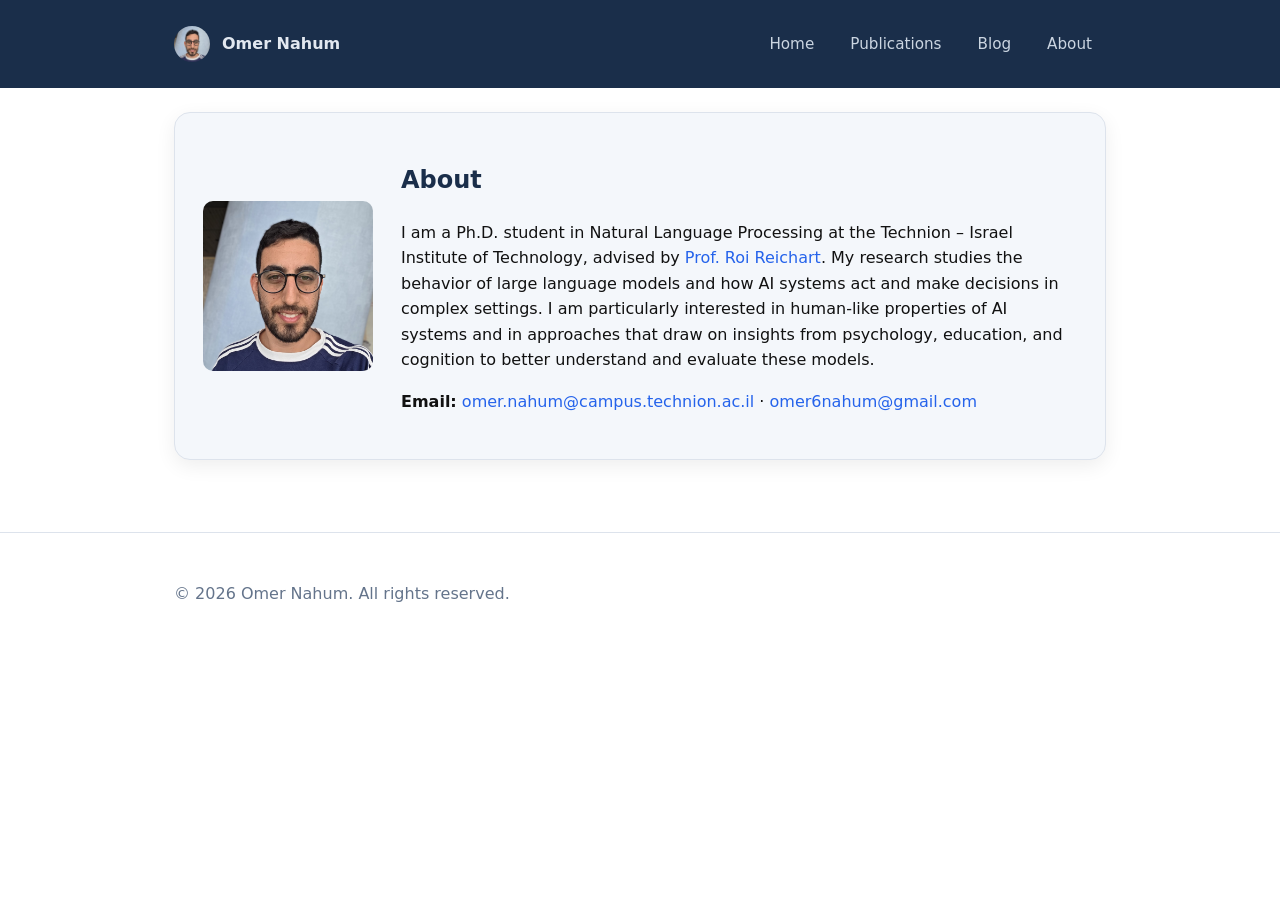
<file: about.html>
<!doctype html>
<html lang="en">
<head>
  <meta charset="utf-8">
  <meta name="viewport" content="width=device-width, initial-scale=1">
  <title>About · Omer Nahum</title>
  <link rel="stylesheet" href="assets/styles.css">
</head>
<body data-page="about">
<header class="site-header">
  <div class="container nav">
    <a class="brand" href="index.html">
      <span class="brand-avatar">
        <img src="assets/profile.jpeg" onerror="this.src='assets/profile-placeholder.svg'" alt="Omer Nahum">
      </span>
      <span>Omer Nahum</span>
    </a>
    <nav class="nav-links">
      <a href="index.html" data-nav="home">Home</a>
      <a href="publications.html" data-nav="publications">Publications</a>
      <a href="blog.html" data-nav="blog">Blog</a>
      <a href="about.html" data-nav="about">About</a>
    </nav>
  </div>
</header>

<main class="container">
<section class="hero">
  <div class="photo">
    <img src="assets/profile.jpeg" onerror="this.src='assets/profile-placeholder.svg'" alt="Profile photo of Omer Nahum">
  </div>
  <div>
    <h1>About</h1>
    <p>I am a Ph.D. student in Natural Language Processing at the Technion – Israel Institute of Technology, advised by <a href="https://roireichart.com/" target="_blank">Prof. Roi Reichart</a>. My research studies the behavior of large language models and how AI systems act and make decisions in complex settings. I am particularly interested in human-like properties of AI systems and in approaches that draw on insights from psychology, education, and cognition to better understand and evaluate these models.</p>
    <p><strong>Email:</strong> <a href="mailto:omer.nahum@campus.technion.ac.il">omer.nahum@campus.technion.ac.il</a> · <a href="mailto:omer6nahum@gmail.com">omer6nahum@gmail.com</a></p>
  </div>
</section>
</main>

<footer>
  <div class="container">
    © <span id="year"></span> Omer Nahum. All rights reserved.
  </div>
</footer>
<script>document.getElementById('year').textContent=new Date().getFullYear();</script>
</body>
</html>
</file>
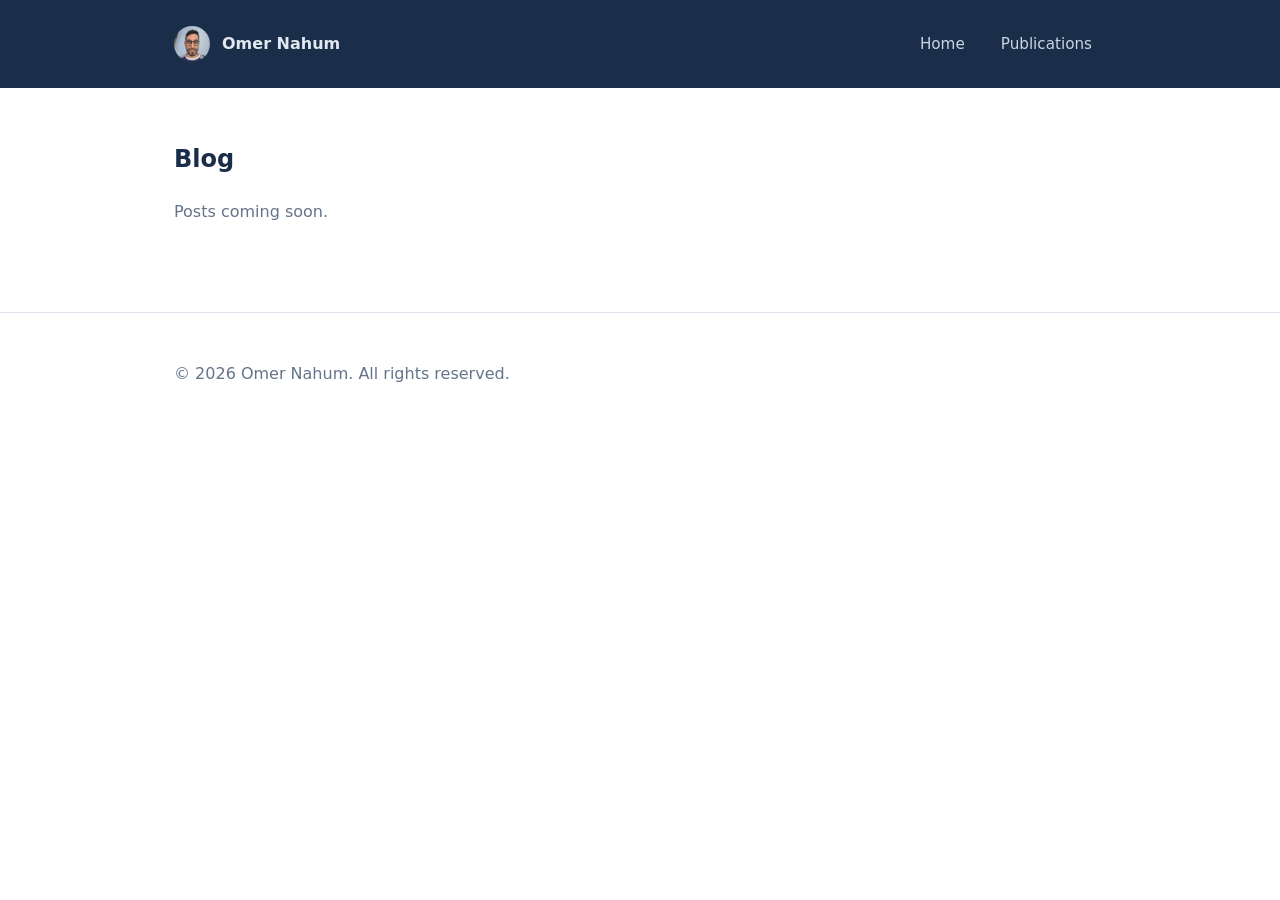
<file: blog.html>
<!doctype html>
<html lang="en">
<head>
  <meta charset="utf-8">
  <meta name="viewport" content="width=device-width, initial-scale=1">
  <title>Blog · Omer Nahum</title>
  <link rel="stylesheet" href="assets/styles.css">
</head>
<body data-page="blog">
<header class="site-header">
  <div class="container nav">
    <a class="brand" href="index.html">
      <span class="brand-avatar">
        <img src="assets/profile.jpeg" onerror="this.src='assets/profile-placeholder.svg'" alt="Omer Nahum">
      </span>
      <span>Omer Nahum</span>
    </a>
    <nav class="nav-links">
      <a href="index.html" data-nav="home">Home</a>
      <a href="publications.html" data-nav="publications">Publications</a>
    </nav>
  </div>
</header>

<main class="container">
<section class="section">
  <h1>Blog</h1>
  <p style="color:var(--muted)">Posts coming soon.</p>
</section>
</main>

<footer>
  <div class="container">
    © <span id="year"></span> Omer Nahum. All rights reserved.
  </div>
</footer>
<script>document.getElementById('year').textContent=new Date().getFullYear();</script>
</body>
</html>
</file>
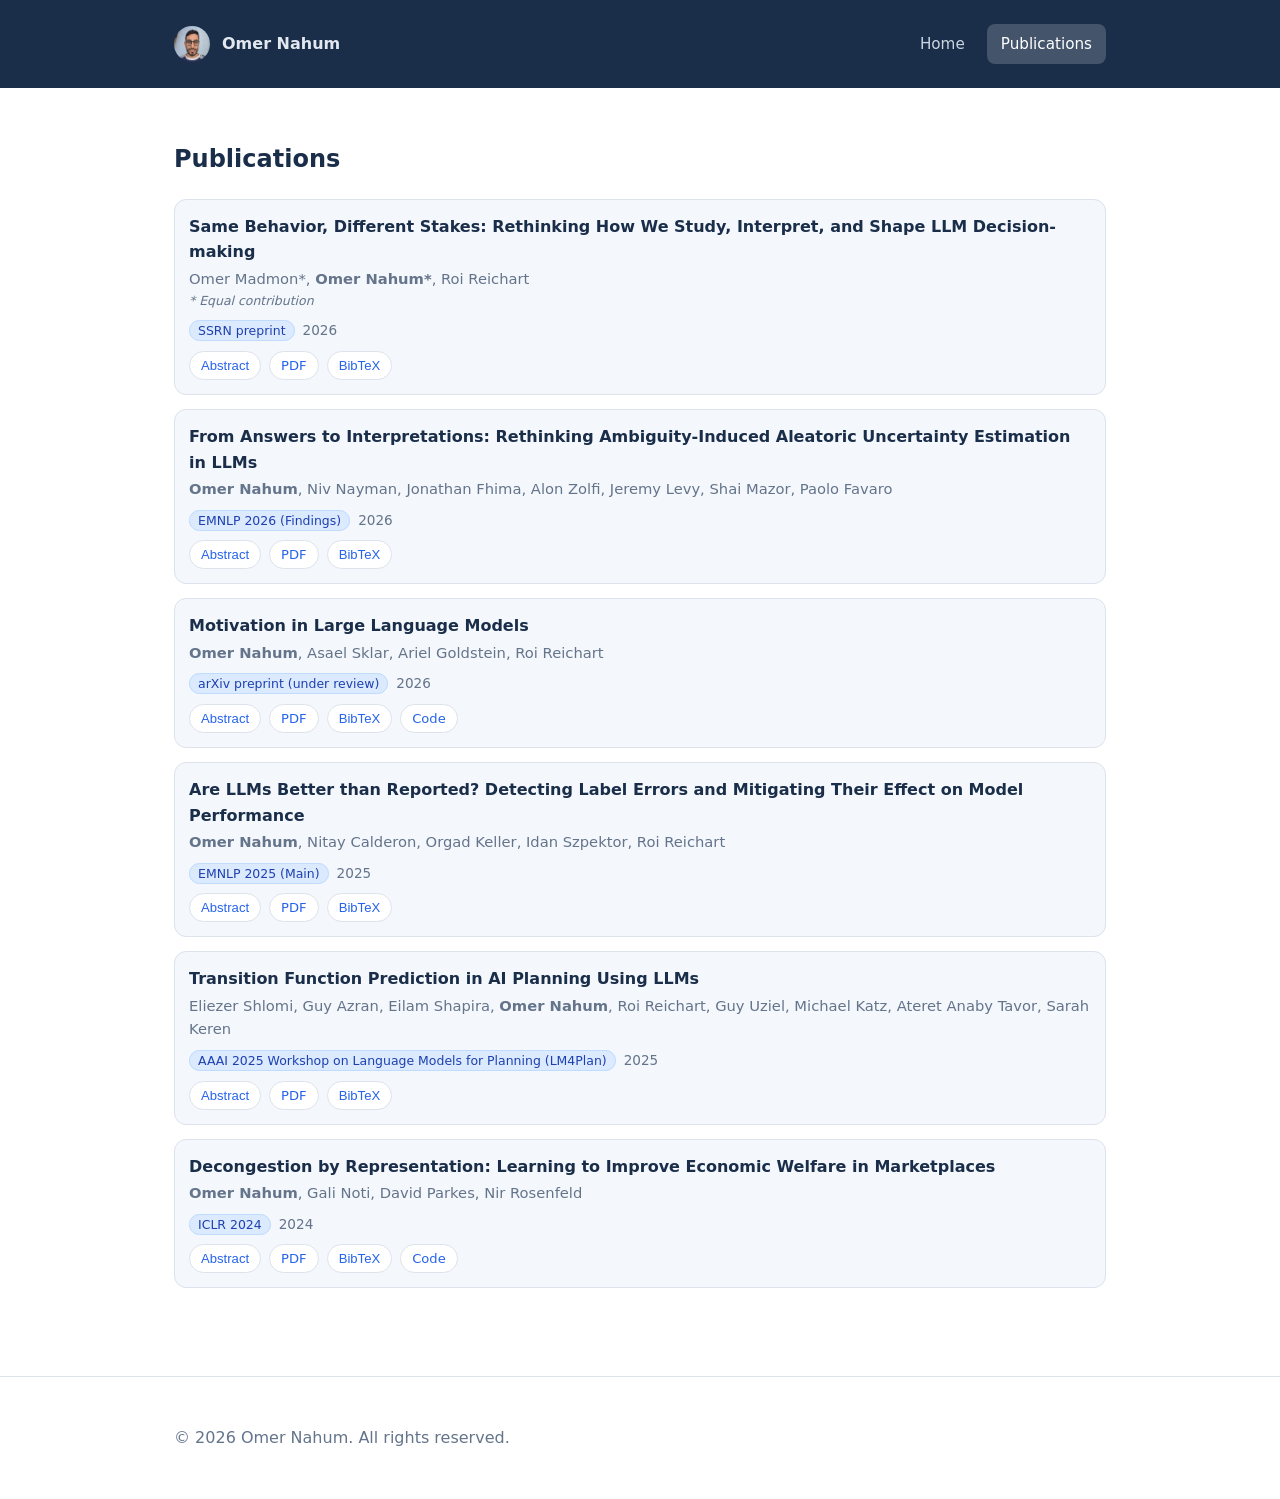
<file: publications.html>
<!doctype html>
<html lang="en">
<head>
  <meta charset="utf-8">
  <meta name="viewport" content="width=device-width, initial-scale=1">
  <title>Publications · Omer Nahum</title>
  <link rel="stylesheet" href="assets/styles.css">
</head>
<body data-page="publications">
<header class="site-header">
  <div class="container nav">
    <a class="brand" href="index.html">
      <span class="brand-avatar">
        <img src="assets/profile.jpeg" onerror="this.src='assets/profile-placeholder.svg'" alt="Omer Nahum">
      </span>
      <span>Omer Nahum</span>
    </a>
    <nav class="nav-links">
      <a href="index.html" data-nav="home">Home</a>
      <a href="publications.html" data-nav="publications">Publications</a>
    </nav>
  </div>
</header>

<main class="container">
<section class="section">
  <h1>Publications</h1>
  <ul class="pub-list" id="pub-list-page"></ul>
</section>
</main>

<footer>
  <div class="container">
    © <span id="year"></span> Omer Nahum. All rights reserved.
  </div>
</footer>
<script>document.getElementById('year').textContent=new Date().getFullYear();</script>
<script src="assets/pubs.js"></script>
<script>renderPublications('pub-list-page');</script>
</body>
</html>
</file>
<file: assets/styles.css>
:root{
  --bg:#fff;
  --text:#111;
  --muted:#64748b;
  --primary:#1e3a8a;
  --border:#dde3ec;
  --card:#f4f7fb;
  --link:#2563eb;
  --shadow: 0 6px 20px rgba(0,0,0,.07);
  --radius:16px;
  --navy:#1a2e4a;
}
*{box-sizing:border-box}
html{scroll-behavior:smooth;}
[id]{scroll-margin-top:72px;}
body{
  margin:0;
  font-family: system-ui, sans-serif;
  line-height:1.6;
  color:var(--text);
  background:var(--bg);
}
a{color:var(--link); text-decoration:none}
a:hover{text-decoration:underline}
h1,h2{color:var(--navy);}
.container{max-width:980px; margin:0 auto; padding:24px}

/* Header — dark navy */
.site-header{
  position:sticky; top:0; z-index:50;
  background:var(--navy);
}
.nav{display:flex; align-items:center; justify-content:space-between;}
.brand{display:flex; align-items:center; gap:12px; font-weight:700; color:#e2e8f0;}
.brand:hover{text-decoration:none;}
.brand-avatar{width:36px; height:36px;}
.brand-avatar img{width:36px; height:36px; object-fit:cover; object-position:top center; border-radius:50%; display:block;}
.nav-links{display:flex; gap:8px;}
.nav-links a{padding:8px 14px; border-radius:8px; color:#cbd5e1; font-size:.95rem;}
.nav-links a:hover{background:rgba(255,255,255,.12); color:#fff; text-decoration:none;}

/* Hero */
.hero{
  display:grid; grid-template-columns: 170px 1fr; gap:28px; align-items:center;
  background:var(--card); border:1px solid var(--border);
  padding:28px; border-radius:var(--radius); box-shadow:var(--shadow);
}
.hero .photo{width:170px; height:170px;}
.hero .photo img{width:170px; height:170px; object-fit:cover; border-radius:10px; display:block;}
.hero-tagline{margin:2px 0 14px; color:var(--muted); font-size:.95rem; font-weight:500;}
.cta{margin-top:12px; display:flex; gap:12px;}
.button{padding:10px 14px; border:1px solid var(--border); border-radius:12px; background:#fff; cursor:pointer; font-size:1rem; color:var(--text); text-decoration:none; display:inline-block;}
.button.primary{background:var(--primary); color:#fff; border:none;}
.button:hover{text-decoration:none; filter:brightness(.96);}

.section{margin-top:28px}
.card{background:#fff; border:1px solid var(--border); border-radius:var(--radius); padding:22px; box-shadow:var(--shadow);}
.card h2:first-child{margin-top:0;}
.card hr{border:none; border-top:1px solid var(--border); margin:18px 0;}
.grid{display:grid; gap:16px}
@media(min-width:800px){ .grid.cols-2{grid-template-columns:1fr 1fr} }

/* Publications */
.pub-list{list-style:none; padding:0; display:grid; gap:14px}
.pub{padding:14px; border:1px solid var(--border); border-radius:12px; background:var(--card);}
.pub .title{font-weight:600; color:var(--navy);}
.pub .meta{color:var(--muted); font-size:.92rem; margin-top:2px;}
.pub .equal-note{color:var(--muted); font-size:.78rem; font-style:italic; margin-top:1px;}
.venue-line{margin-top:6px;}
.pub-year{margin-left:8px; color:var(--muted); font-size:.85rem;}
.badge{padding:2px 8px; font-size:.78rem; border-radius:999px; background:#dbeafe; border:1px solid #bfdbfe; color:#1e40af; font-weight:400;}
.pub-links{display:flex; gap:8px; flex-wrap:wrap; align-items:center; margin-top:8px;}

/* Pill buttons */
.btn-link{
  display:inline-block; padding:3px 11px;
  border:1px solid var(--border); border-radius:999px;
  background:#fff; font-size:.82rem; cursor:pointer;
  color:var(--link); text-decoration:none; line-height:1.6;
  transition: background .15s, border-color .15s;
}
.btn-link:hover{background:var(--card); text-decoration:none; border-color:#9db4d8;}
.btn-link.active{background:#dbeafe; border-color:#93c5fd;}

/* Abstract accordion */
.abstract-body{
  margin-top:10px; padding-top:10px;
  border-top:1px solid var(--border);
  font-size:.93rem; color:#444; line-height:1.75;
}
.abstract-body p{margin:0;}

footer{margin-top:48px; padding:24px 0; border-top:1px solid var(--border); color:var(--muted);}

/* Active nav highlight */
body[data-page="home"] a[data-nav="home"],
body[data-page="publications"] a[data-nav="publications"],
body[data-page="blog"] a[data-nav="blog"]{background:rgba(255,255,255,.18); color:#fff;}

/* Home page: hide brand, push nav right */
body[data-page="home"] .brand{display:none;}
body[data-page="home"] .nav-links{margin-left:auto;}

/* Two-column layout */
.page-layout{display:grid; grid-template-columns:290px 1fr; gap:28px; align-items:start;}
@media(max-width:720px){.page-layout{grid-template-columns:1fr;}}

.sidebar{
  margin-top:28px;
  background:#fff; border:1px solid var(--border);
  border-radius:var(--radius); padding:18px;
  box-shadow:var(--shadow); text-align:left;
}
.sidebar-avatar{width:60px; height:60px; margin:0 auto 8px;}
.sidebar-avatar img{width:60px; height:60px; object-fit:cover; border-radius:50%; display:block;}
.sidebar-name{font-weight:700; font-size:1.05rem; margin-bottom:2px; text-align:center;}
.sidebar-title{color:var(--muted); font-size:.85rem; margin-bottom:16px; text-align:center;}
.sidebar-links{list-style:none; padding:0; margin:0; display:flex; flex-direction:column; gap:4px;}
.sidebar-links > li > a{display:flex; align-items:center; gap:8px; padding:6px 10px; border-radius:8px; color:var(--text); font-size:.88rem;}
.sidebar-links > li > a:hover{background:var(--card); text-decoration:none;}

/* Email group — indented box */
.sidebar-email-group{padding:2px 0;}
.sidebar-link-label{display:flex; align-items:center; gap:8px; padding:4px 10px; font-size:.88rem; color:var(--text); font-weight:500;}
.sidebar-emails{list-style:none; padding:6px 12px; margin:4px 0 2px 8px; background:#eef1f6; border-radius:8px; display:flex; flex-direction:column; gap:2px;}
.sidebar-emails li a{display:block; font-size:.76rem; color:var(--link); line-height:1.7; white-space:nowrap;}
.sidebar-emails li a:hover{text-decoration:underline;}

.main-content{min-width:0;}
</file>
